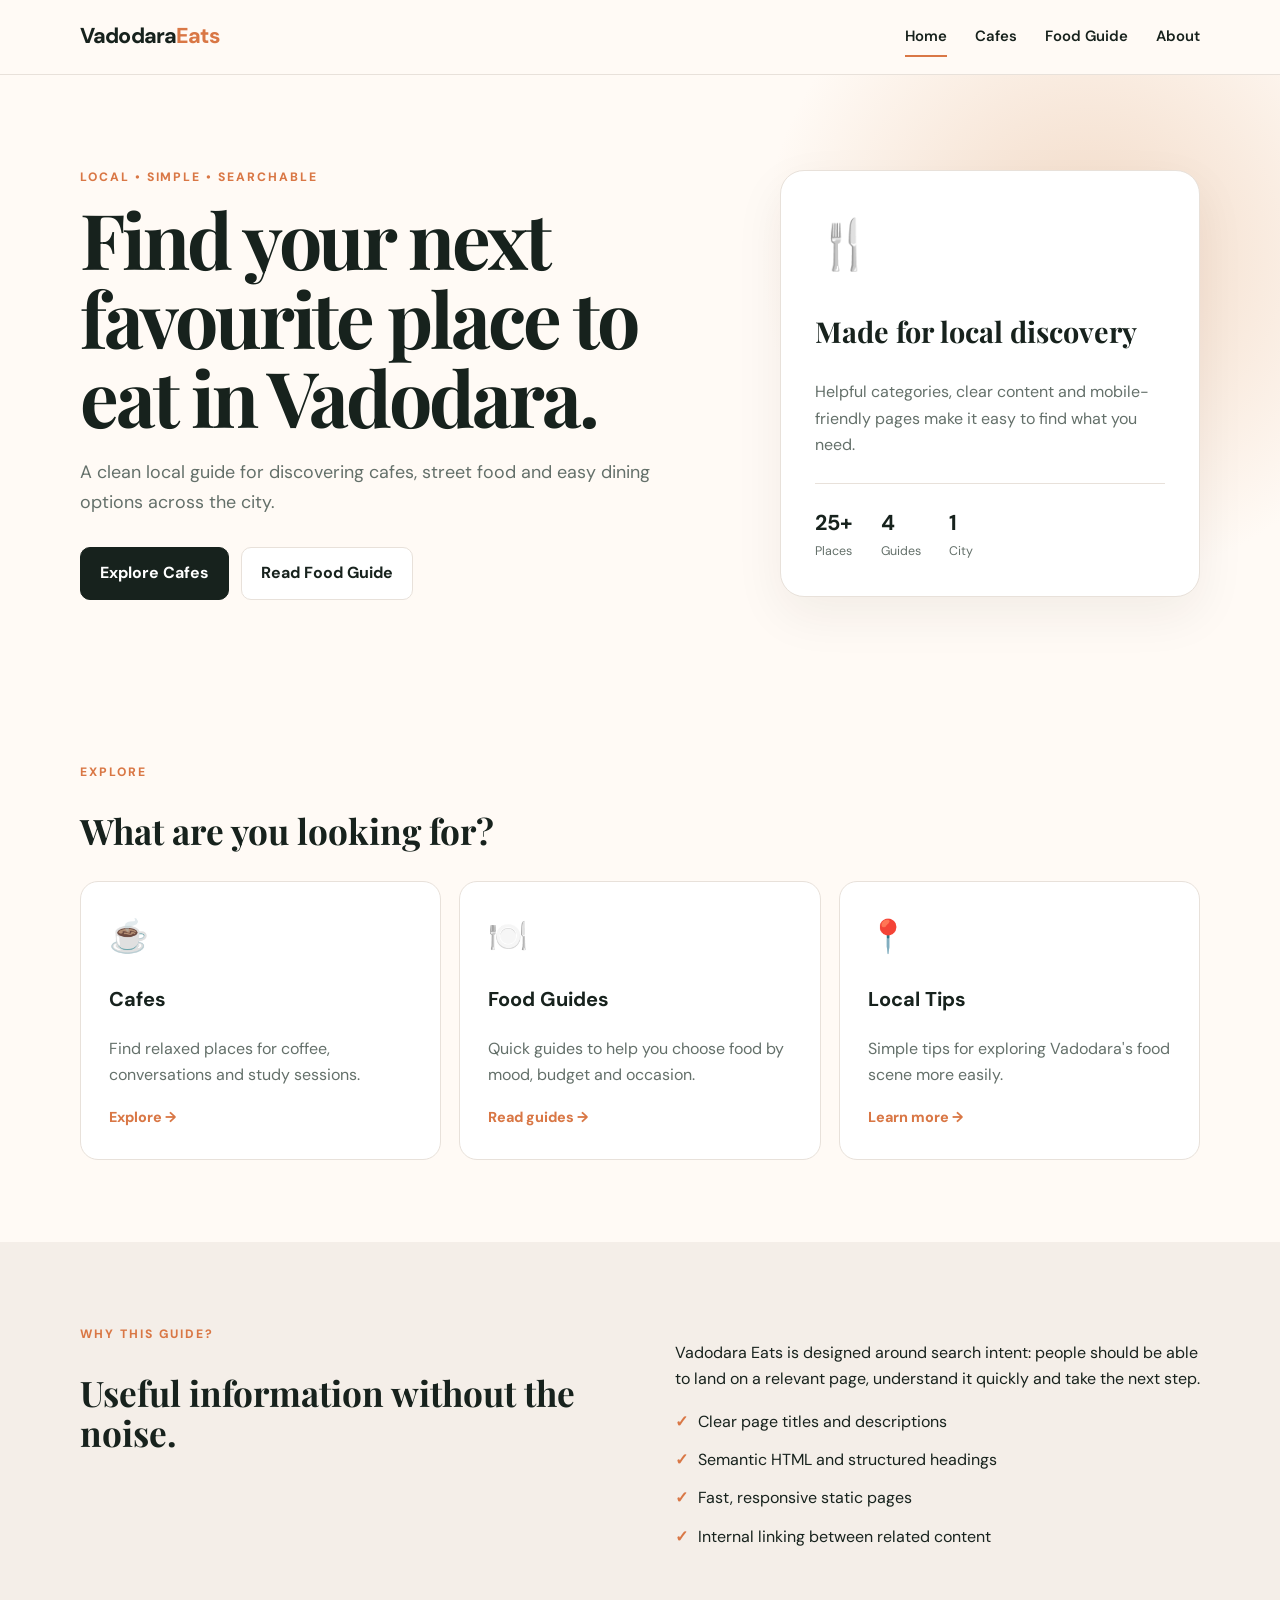
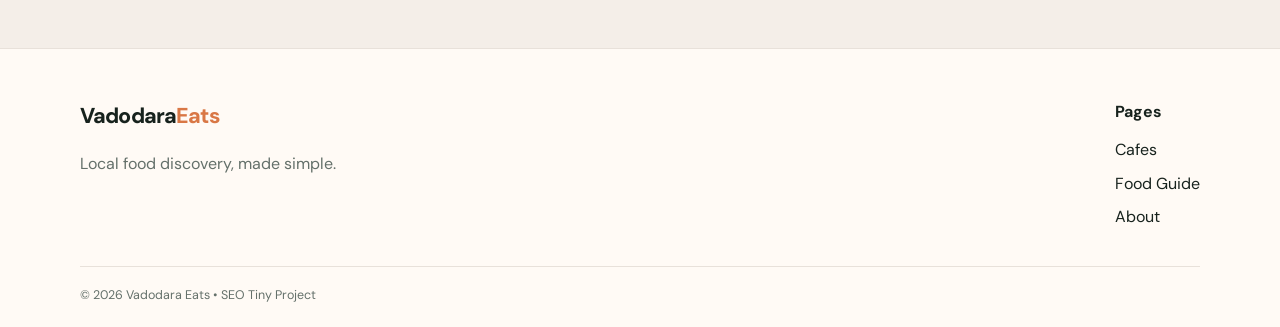
<file: index.html>
<!DOCTYPE html>
<html lang="en">
<head>
  <meta charset="UTF-8">
  <meta name="viewport" content="width=device-width, initial-scale=1.0">
  <title>Vadodara Eats | Best Cafes, Food & Dining Guide</title>
  <meta name="description" content="Discover the best cafes, street food and dining spots in Vadodara with practical food guides, recommendations and local tips.">
  <meta name="keywords" content="Vadodara cafes, best food in Vadodara, Vadodara food guide, cafes near Vadodara">
  <meta name="author" content="Vadodara Eats">
  <link rel="canonical" href="https://example.com/">
  <meta property="og:title" content="Vadodara Eats | Local Food Guide">
  <meta property="og:description" content="A practical local guide to cafes, street food and dining in Vadodara.">
  <meta property="og:type" content="website">
  <link rel="stylesheet" href="css/style.css">
  <script type="application/ld+json">
  {
    "@context":"https://schema.org",
    "@type":"WebSite",
    "name":"Vadodara Eats",
    "description":"Local food and cafe guide for Vadodara",
    "url":"https://example.com/"
  }
  </script>
</head>
<body>
<header class="site-header">
  <div class="container nav">
    <a class="logo" href="index.html">Vadodara<span>Eats</span></a>
    <nav aria-label="Primary navigation">
      <a class="active" href="index.html">Home</a>
      <a href="cafes.html">Cafes</a>
      <a href="food-guide.html">Food Guide</a>
      <a href="about.html">About</a>
    </nav>
    <button class="menu" aria-label="Open menu">☰</button>
  </div>
</header>

<main>
<section class="hero">
  <div class="container hero-grid">
    <div>
      <p class="eyebrow">LOCAL • SIMPLE • SEARCHABLE</p>
      <h1>Find your next favourite place to eat in Vadodara.</h1>
      <p class="lead">A clean local guide for discovering cafes, street food and easy dining options across the city.</p>
      <div class="actions">
        <a class="btn primary" href="cafes.html">Explore Cafes</a>
        <a class="btn ghost" href="food-guide.html">Read Food Guide</a>
      </div>
    </div>
    <div class="hero-card">
      <div class="hero-icon">🍴</div>
      <h2>Made for local discovery</h2>
      <p>Helpful categories, clear content and mobile-friendly pages make it easy to find what you need.</p>
      <div class="stats"><div><strong>25+</strong><span>Places</span></div><div><strong>4</strong><span>Guides</span></div><div><strong>1</strong><span>City</span></div></div>
    </div>
  </div>
</section>

<section class="section">
  <div class="container">
    <div class="section-head"><div><p class="eyebrow">EXPLORE</p><h2>What are you looking for?</h2></div></div>
    <div class="cards">
      <a class="card" href="cafes.html"><span class="card-icon">☕</span><h3>Cafes</h3><p>Find relaxed places for coffee, conversations and study sessions.</p><span class="arrow">Explore →</span></a>
      <a class="card" href="food-guide.html"><span class="card-icon">🍽️</span><h3>Food Guides</h3><p>Quick guides to help you choose food by mood, budget and occasion.</p><span class="arrow">Read guides →</span></a>
      <a class="card" href="about.html"><span class="card-icon">📍</span><h3>Local Tips</h3><p>Simple tips for exploring Vadodara's food scene more easily.</p><span class="arrow">Learn more →</span></a>
    </div>
  </div>
</section>

<section class="section soft">
  <div class="container split">
    <div><p class="eyebrow">WHY THIS GUIDE?</p><h2>Useful information without the noise.</h2></div>
    <div><p>Vadodara Eats is designed around search intent: people should be able to land on a relevant page, understand it quickly and take the next step.</p><ul class="checks"><li>Clear page titles and descriptions</li><li>Semantic HTML and structured headings</li><li>Fast, responsive static pages</li><li>Internal linking between related content</li></ul></div>
  </div>
</section>
</main>

<footer><div class="container footer-grid"><div><a class="logo" href="index.html">Vadodara<span>Eats</span></a><p>Local food discovery, made simple.</p></div><div><strong>Pages</strong><a href="cafes.html">Cafes</a><a href="food-guide.html">Food Guide</a><a href="about.html">About</a></div></div><div class="container copyright">© 2026 Vadodara Eats • SEO Tiny Project</div></footer>
<script src="js/script.js"></script>
</body>
</html>
</file>
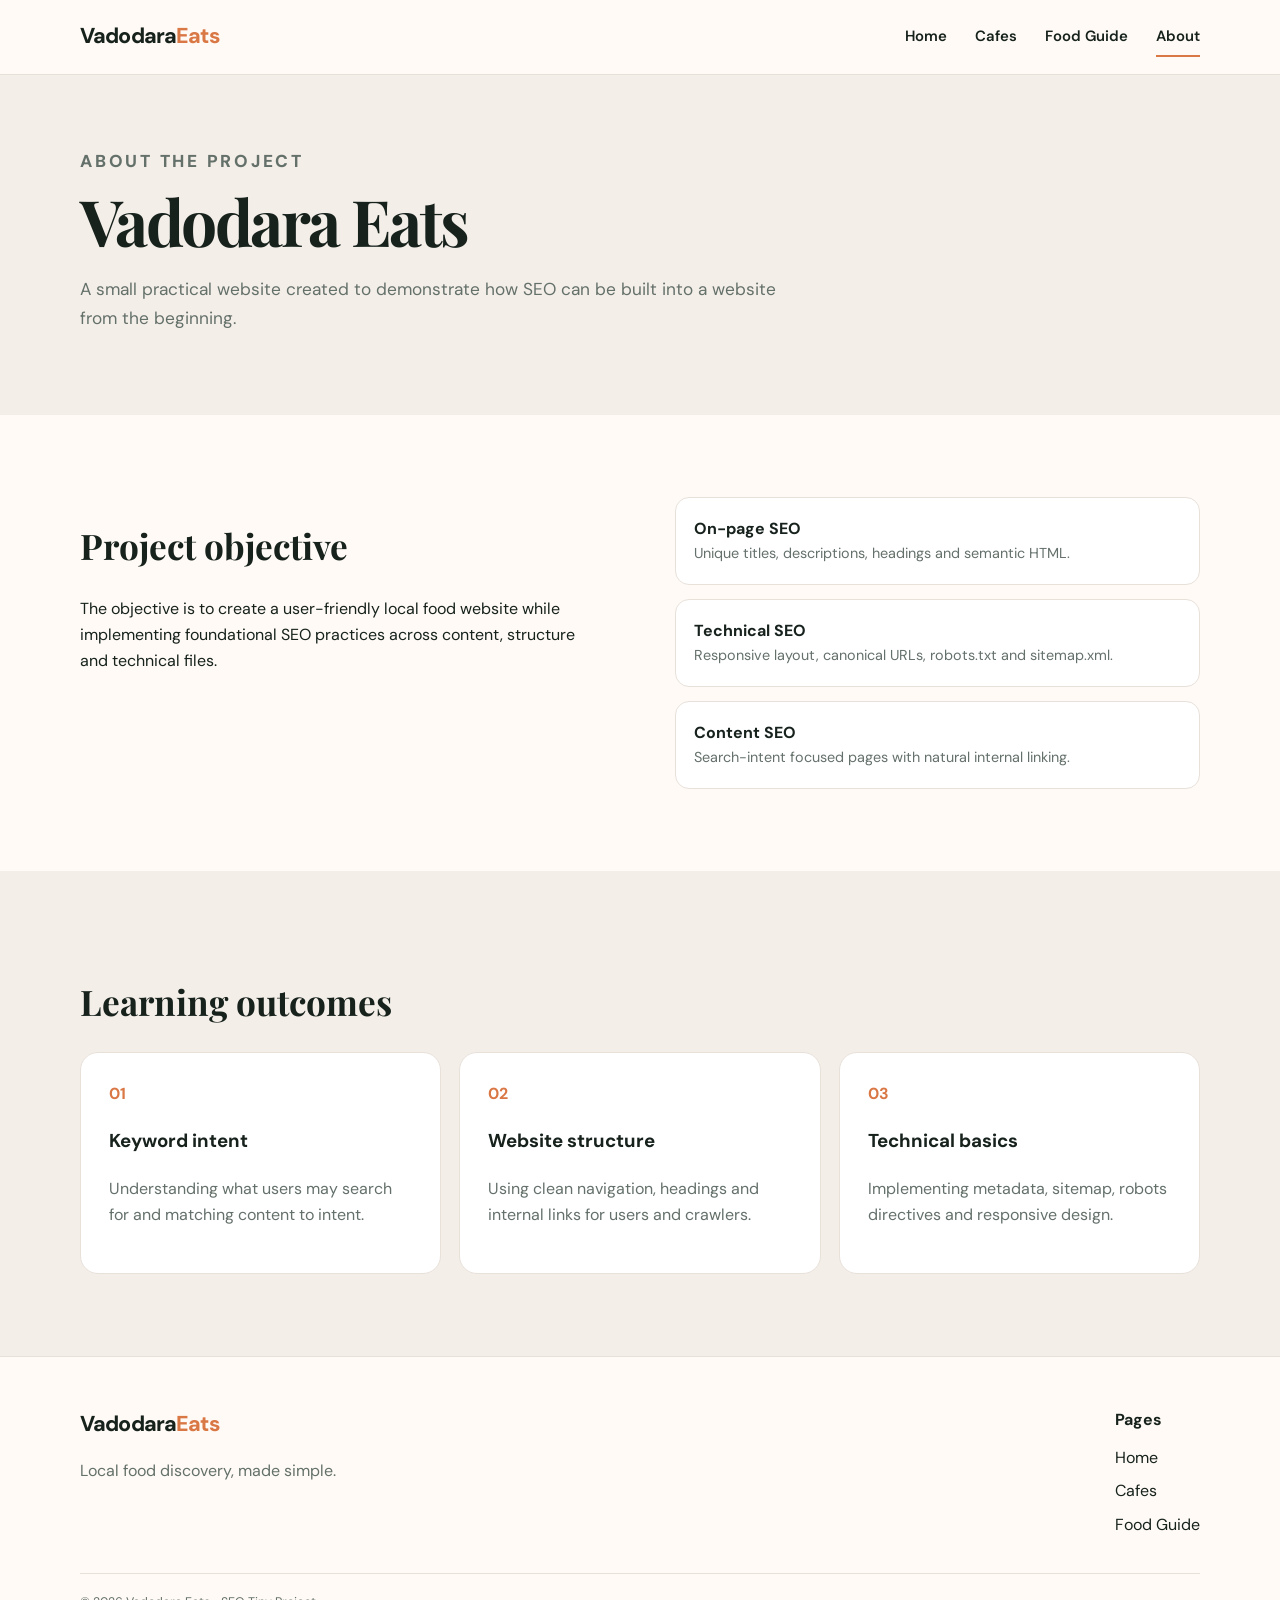
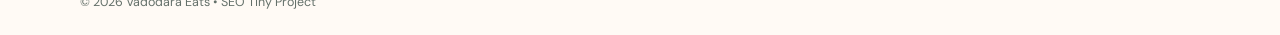
<file: about.html>
<!DOCTYPE html>
<html lang="en">
<head>
<meta charset="UTF-8"><meta name="viewport" content="width=device-width, initial-scale=1.0">
<title>About Vadodara Eats | SEO Tiny Project</title>
<meta name="description" content="Learn about Vadodara Eats, a student SEO tiny project built to demonstrate practical on-page and technical SEO implementation.">
<link rel="canonical" href="https://example.com/about.html"><link rel="stylesheet" href="css/style.css">
</head>
<body>
<header class="site-header"><div class="container nav"><a class="logo" href="index.html">Vadodara<span>Eats</span></a><nav><a href="index.html">Home</a><a href="cafes.html">Cafes</a><a href="food-guide.html">Food Guide</a><a class="active" href="about.html">About</a></nav><button class="menu">☰</button></div></header>
<main><section class="page-hero"><div class="container"><p class="eyebrow">ABOUT THE PROJECT</p><h1>Vadodara Eats</h1><p>A small practical website created to demonstrate how SEO can be built into a website from the beginning.</p></div></section>
<section class="section"><div class="container split"><div><h2>Project objective</h2><p>The objective is to create a user-friendly local food website while implementing foundational SEO practices across content, structure and technical files.</p></div><div class="feature-list"><div><strong>On-page SEO</strong><span>Unique titles, descriptions, headings and semantic HTML.</span></div><div><strong>Technical SEO</strong><span>Responsive layout, canonical URLs, robots.txt and sitemap.xml.</span></div><div><strong>Content SEO</strong><span>Search-intent focused pages with natural internal linking.</span></div></div></div></section>
<section class="section soft"><div class="container"><h2>Learning outcomes</h2><div class="cards three"><div class="mini"><strong>01</strong><h3>Keyword intent</h3><p>Understanding what users may search for and matching content to intent.</p></div><div class="mini"><strong>02</strong><h3>Website structure</h3><p>Using clean navigation, headings and internal links for users and crawlers.</p></div><div class="mini"><strong>03</strong><h3>Technical basics</h3><p>Implementing metadata, sitemap, robots directives and responsive design.</p></div></div></div></section></main>
<footer><div class="container footer-grid"><div><a class="logo" href="index.html">Vadodara<span>Eats</span></a><p>Local food discovery, made simple.</p></div><div><strong>Pages</strong><a href="index.html">Home</a><a href="cafes.html">Cafes</a><a href="food-guide.html">Food Guide</a></div></div><div class="container copyright">© 2026 Vadodara Eats • SEO Tiny Project</div></footer>
<script src="js/script.js"></script></body></html>
</file>
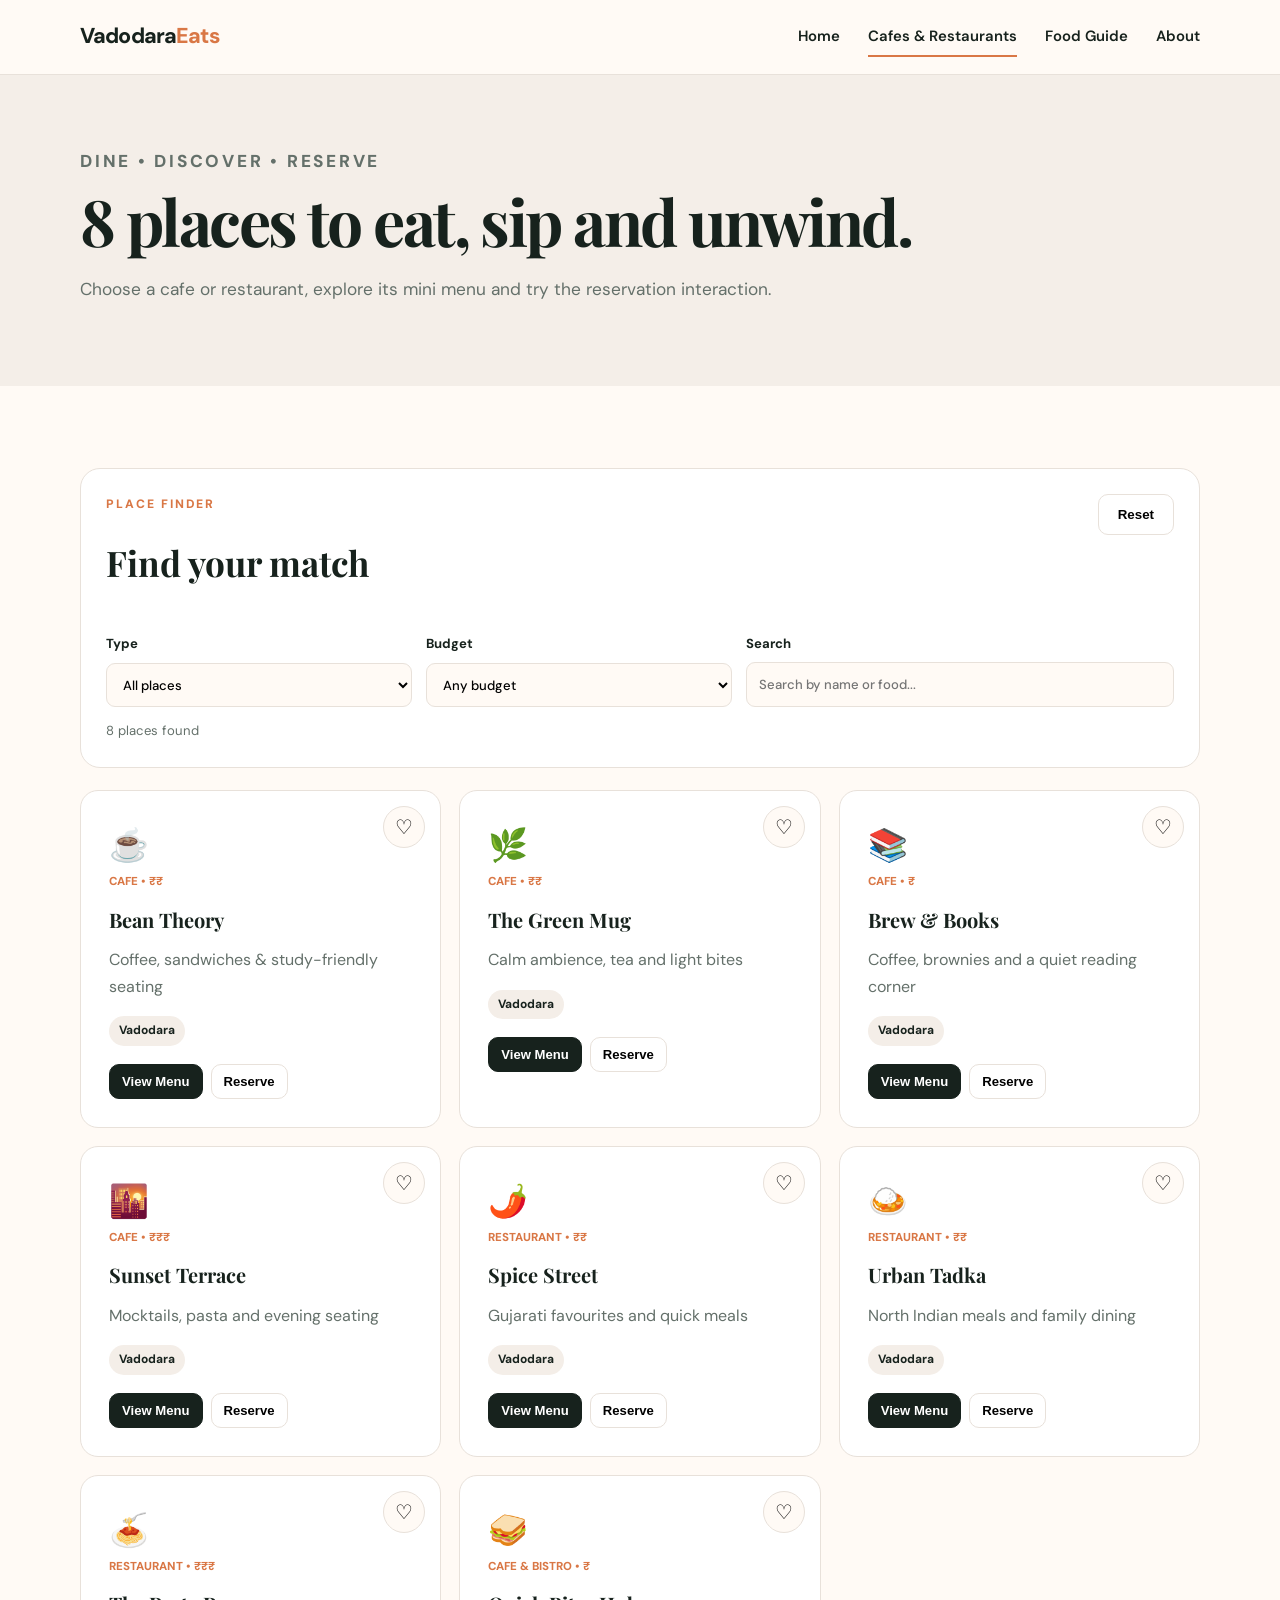
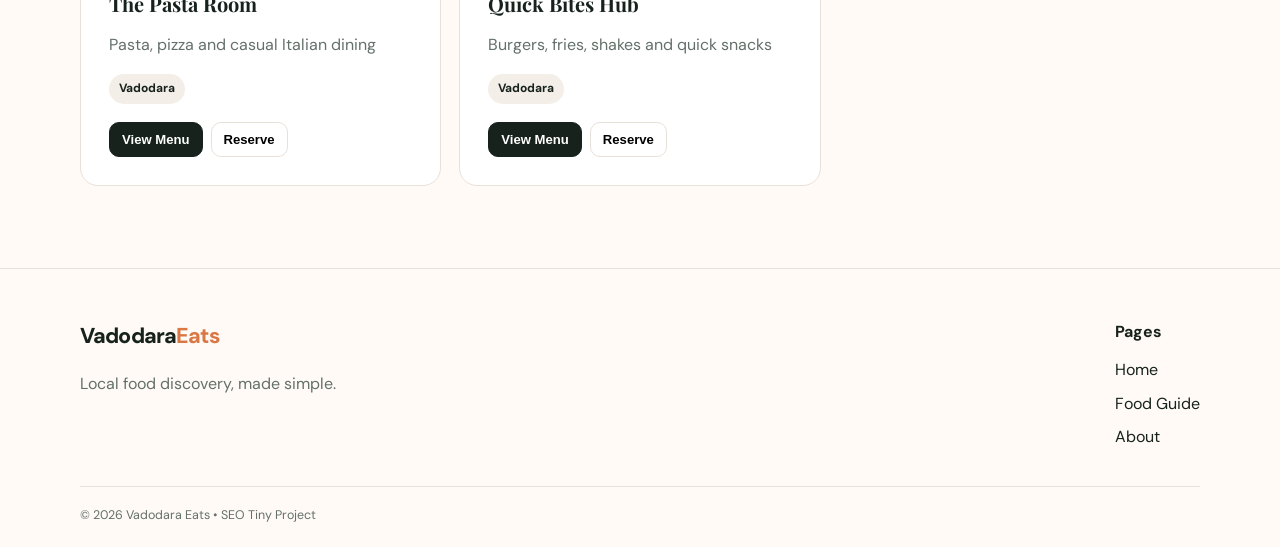
<file: cafes.html>
<!DOCTYPE html><html lang="en"><head><meta charset="UTF-8"><meta name="viewport" content="width=device-width,initial-scale=1.0"><title>8 Cafes & Restaurants in Vadodara | Vadodara Eats</title><meta name="description" content="Explore 8 cafe and restaurant options in Vadodara. View menus, save favourites and make a sample reservation."><link rel="canonical" href="https://example.com/cafes.html"><link rel="stylesheet" href="css/style.css"></head><body>
<header class="site-header"><div class="container nav"><a class="logo" href="index.html">Vadodara<span>Eats</span></a><nav><a href="index.html">Home</a><a class="active" href="cafes.html">Cafes & Restaurants</a><a href="food-guide.html">Food Guide</a><a href="about.html">About</a></nav><button class="menu" type="button">☰</button></div></header>
<main><section class="page-hero"><div class="container"><p class="eyebrow">DINE • DISCOVER • RESERVE</p><h1>8 places to eat, sip and unwind.</h1><p>Choose a cafe or restaurant, explore its mini menu and try the reservation interaction.</p></div></section>
<section class="section"><div class="container"><div class="finder"><div class="finder-top"><div><p class="eyebrow">PLACE FINDER</p><h2>Find your match</h2></div><button id="resetFilters" class="btn ghost" type="button">Reset</button></div><div class="filters"><label>Type<select id="typeFilter"><option value="all">All places</option><option>Cafe</option><option>Restaurant</option><option>Cafe & Bistro</option></select></label><label>Budget<select id="budget"><option value="all">Any budget</option><option value="1">₹</option><option value="2">₹₹</option><option value="3">₹₹₹</option></select></label><label>Search<input id="cafeSearch" type="search" placeholder="Search by name or food..."></label></div><p id="resultCount" class="result-count"></p></div><div class="cards three" id="cafeGrid"><article class="place cafe-card" data-budget="2" data-type="Cafe" data-name="bean theory coffee, sandwiches & study-friendly seating"><button class="heart" type="button">♡</button><span class="place-icon">☕</span><div class="place-type">Cafe • ₹₹</div><h2>Bean Theory</h2><p>Coffee, sandwiches & study-friendly seating</p><div class="tag">Vadodara</div><div class="card-actions"><button type="button" class="btn primary view-menu" data-cafe="Bean Theory">View Menu</button><button type="button" class="btn ghost reserve" data-cafe="Bean Theory">Reserve</button></div><div class="hidden-menu" data-menu="Bean Theory"><div class="menu-item"><div><strong>Cappuccino</strong><span>₹140</span></div><button type="button" class="add-item" data-name="Cappuccino" data-price="140">Add</button></div><div class="menu-item"><div><strong>Cold Coffee</strong><span>₹160</span></div><button type="button" class="add-item" data-name="Cold Coffee" data-price="160">Add</button></div><div class="menu-item"><div><strong>Grilled Sandwich</strong><span>₹190</span></div><button type="button" class="add-item" data-name="Grilled Sandwich" data-price="190">Add</button></div><div class="menu-item"><div><strong>Brownie</strong><span>₹120</span></div><button type="button" class="add-item" data-name="Brownie" data-price="120">Add</button></div></div></article><article class="place cafe-card" data-budget="2" data-type="Cafe" data-name="the green mug calm ambience, tea and light bites"><button class="heart" type="button">♡</button><span class="place-icon">🌿</span><div class="place-type">Cafe • ₹₹</div><h2>The Green Mug</h2><p>Calm ambience, tea and light bites</p><div class="tag">Vadodara</div><div class="card-actions"><button type="button" class="btn primary view-menu" data-cafe="The Green Mug">View Menu</button><button type="button" class="btn ghost reserve" data-cafe="The Green Mug">Reserve</button></div><div class="hidden-menu" data-menu="The Green Mug"><div class="menu-item"><div><strong>Masala Tea</strong><span>₹80</span></div><button type="button" class="add-item" data-name="Masala Tea" data-price="80">Add</button></div><div class="menu-item"><div><strong>Iced Tea</strong><span>₹120</span></div><button type="button" class="add-item" data-name="Iced Tea" data-price="120">Add</button></div><div class="menu-item"><div><strong>Veg Wrap</strong><span>₹160</span></div><button type="button" class="add-item" data-name="Veg Wrap" data-price="160">Add</button></div><div class="menu-item"><div><strong>Cheese Toast</strong><span>₹130</span></div><button type="button" class="add-item" data-name="Cheese Toast" data-price="130">Add</button></div></div></article><article class="place cafe-card" data-budget="1" data-type="Cafe" data-name="brew & books coffee, brownies and a quiet reading corner"><button class="heart" type="button">♡</button><span class="place-icon">📚</span><div class="place-type">Cafe • ₹</div><h2>Brew & Books</h2><p>Coffee, brownies and a quiet reading corner</p><div class="tag">Vadodara</div><div class="card-actions"><button type="button" class="btn primary view-menu" data-cafe="Brew & Books">View Menu</button><button type="button" class="btn ghost reserve" data-cafe="Brew & Books">Reserve</button></div><div class="hidden-menu" data-menu="Brew & Books"><div class="menu-item"><div><strong>Americano</strong><span>₹110</span></div><button type="button" class="add-item" data-name="Americano" data-price="110">Add</button></div><div class="menu-item"><div><strong>Hot Chocolate</strong><span>₹150</span></div><button type="button" class="add-item" data-name="Hot Chocolate" data-price="150">Add</button></div><div class="menu-item"><div><strong>Brownie</strong><span>₹100</span></div><button type="button" class="add-item" data-name="Brownie" data-price="100">Add</button></div><div class="menu-item"><div><strong>Paneer Sandwich</strong><span>₹170</span></div><button type="button" class="add-item" data-name="Paneer Sandwich" data-price="170">Add</button></div></div></article><article class="place cafe-card" data-budget="3" data-type="Cafe" data-name="sunset terrace mocktails, pasta and evening seating"><button class="heart" type="button">♡</button><span class="place-icon">🌇</span><div class="place-type">Cafe • ₹₹₹</div><h2>Sunset Terrace</h2><p>Mocktails, pasta and evening seating</p><div class="tag">Vadodara</div><div class="card-actions"><button type="button" class="btn primary view-menu" data-cafe="Sunset Terrace">View Menu</button><button type="button" class="btn ghost reserve" data-cafe="Sunset Terrace">Reserve</button></div><div class="hidden-menu" data-menu="Sunset Terrace"><div class="menu-item"><div><strong>Virgin Mojito</strong><span>₹180</span></div><button type="button" class="add-item" data-name="Virgin Mojito" data-price="180">Add</button></div><div class="menu-item"><div><strong>Pasta Arrabbiata</strong><span>₹260</span></div><button type="button" class="add-item" data-name="Pasta Arrabbiata" data-price="260">Add</button></div><div class="menu-item"><div><strong>Margherita Pizza</strong><span>₹280</span></div><button type="button" class="add-item" data-name="Margherita Pizza" data-price="280">Add</button></div><div class="menu-item"><div><strong>Chocolate Mousse</strong><span>₹170</span></div><button type="button" class="add-item" data-name="Chocolate Mousse" data-price="170">Add</button></div></div></article><article class="place cafe-card" data-budget="2" data-type="Restaurant" data-name="spice street gujarati favourites and quick meals"><button class="heart" type="button">♡</button><span class="place-icon">🌶️</span><div class="place-type">Restaurant • ₹₹</div><h2>Spice Street</h2><p>Gujarati favourites and quick meals</p><div class="tag">Vadodara</div><div class="card-actions"><button type="button" class="btn primary view-menu" data-cafe="Spice Street">View Menu</button><button type="button" class="btn ghost reserve" data-cafe="Spice Street">Reserve</button></div><div class="hidden-menu" data-menu="Spice Street"><div class="menu-item"><div><strong>Gujarati Thali</strong><span>₹240</span></div><button type="button" class="add-item" data-name="Gujarati Thali" data-price="240">Add</button></div><div class="menu-item"><div><strong>Dhokla Plate</strong><span>₹110</span></div><button type="button" class="add-item" data-name="Dhokla Plate" data-price="110">Add</button></div><div class="menu-item"><div><strong>Paneer Tikka</strong><span>₹220</span></div><button type="button" class="add-item" data-name="Paneer Tikka" data-price="220">Add</button></div><div class="menu-item"><div><strong>Masala Chaas</strong><span>₹70</span></div><button type="button" class="add-item" data-name="Masala Chaas" data-price="70">Add</button></div></div></article><article class="place cafe-card" data-budget="2" data-type="Restaurant" data-name="urban tadka north indian meals and family dining"><button class="heart" type="button">♡</button><span class="place-icon">🍛</span><div class="place-type">Restaurant • ₹₹</div><h2>Urban Tadka</h2><p>North Indian meals and family dining</p><div class="tag">Vadodara</div><div class="card-actions"><button type="button" class="btn primary view-menu" data-cafe="Urban Tadka">View Menu</button><button type="button" class="btn ghost reserve" data-cafe="Urban Tadka">Reserve</button></div><div class="hidden-menu" data-menu="Urban Tadka"><div class="menu-item"><div><strong>Dal Tadka</strong><span>₹180</span></div><button type="button" class="add-item" data-name="Dal Tadka" data-price="180">Add</button></div><div class="menu-item"><div><strong>Butter Paneer</strong><span>₹240</span></div><button type="button" class="add-item" data-name="Butter Paneer" data-price="240">Add</button></div><div class="menu-item"><div><strong>Tandoori Roti</strong><span>₹35</span></div><button type="button" class="add-item" data-name="Tandoori Roti" data-price="35">Add</button></div><div class="menu-item"><div><strong>Veg Biryani</strong><span>₹220</span></div><button type="button" class="add-item" data-name="Veg Biryani" data-price="220">Add</button></div></div></article><article class="place cafe-card" data-budget="3" data-type="Restaurant" data-name="the pasta room pasta, pizza and casual italian dining"><button class="heart" type="button">♡</button><span class="place-icon">🍝</span><div class="place-type">Restaurant • ₹₹₹</div><h2>The Pasta Room</h2><p>Pasta, pizza and casual Italian dining</p><div class="tag">Vadodara</div><div class="card-actions"><button type="button" class="btn primary view-menu" data-cafe="The Pasta Room">View Menu</button><button type="button" class="btn ghost reserve" data-cafe="The Pasta Room">Reserve</button></div><div class="hidden-menu" data-menu="The Pasta Room"><div class="menu-item"><div><strong>Penne Alfredo</strong><span>₹290</span></div><button type="button" class="add-item" data-name="Penne Alfredo" data-price="290">Add</button></div><div class="menu-item"><div><strong>Arrabbiata Pasta</strong><span>₹270</span></div><button type="button" class="add-item" data-name="Arrabbiata Pasta" data-price="270">Add</button></div><div class="menu-item"><div><strong>Farmhouse Pizza</strong><span>₹320</span></div><button type="button" class="add-item" data-name="Farmhouse Pizza" data-price="320">Add</button></div><div class="menu-item"><div><strong>Tiramisu</strong><span>₹190</span></div><button type="button" class="add-item" data-name="Tiramisu" data-price="190">Add</button></div></div></article><article class="place cafe-card" data-budget="1" data-type="Cafe & Bistro" data-name="quick bites hub burgers, fries, shakes and quick snacks"><button class="heart" type="button">♡</button><span class="place-icon">🥪</span><div class="place-type">Cafe & Bistro • ₹</div><h2>Quick Bites Hub</h2><p>Burgers, fries, shakes and quick snacks</p><div class="tag">Vadodara</div><div class="card-actions"><button type="button" class="btn primary view-menu" data-cafe="Quick Bites Hub">View Menu</button><button type="button" class="btn ghost reserve" data-cafe="Quick Bites Hub">Reserve</button></div><div class="hidden-menu" data-menu="Quick Bites Hub"><div class="menu-item"><div><strong>Classic Burger</strong><span>₹170</span></div><button type="button" class="add-item" data-name="Classic Burger" data-price="170">Add</button></div><div class="menu-item"><div><strong>Peri Peri Fries</strong><span>₹130</span></div><button type="button" class="add-item" data-name="Peri Peri Fries" data-price="130">Add</button></div><div class="menu-item"><div><strong>Cold Coffee</strong><span>₹140</span></div><button type="button" class="add-item" data-name="Cold Coffee" data-price="140">Add</button></div><div class="menu-item"><div><strong>Veg Cheese Toast</strong><span>₹150</span></div><button type="button" class="add-item" data-name="Veg Cheese Toast" data-price="150">Add</button></div></div></article></div><p id="noResults" class="no-results" hidden>No places match these filters.</p></div></section></main>
<div id="modal" class="modal" hidden><div class="modal-box" role="dialog" aria-modal="true"><button id="closeModal" class="modal-close" type="button">×</button><div id="modalContent"></div></div></div><div id="toast" class="toast"></div>
<footer><div class="container footer-grid"><div><a class="logo" href="index.html">Vadodara<span>Eats</span></a><p>Local food discovery, made simple.</p></div><div><strong>Pages</strong><a href="index.html">Home</a><a href="food-guide.html">Food Guide</a><a href="about.html">About</a></div></div><div class="container copyright">© 2026 Vadodara Eats • SEO Tiny Project</div></footer><script src="js/script.js"></script></body></html>
</file>
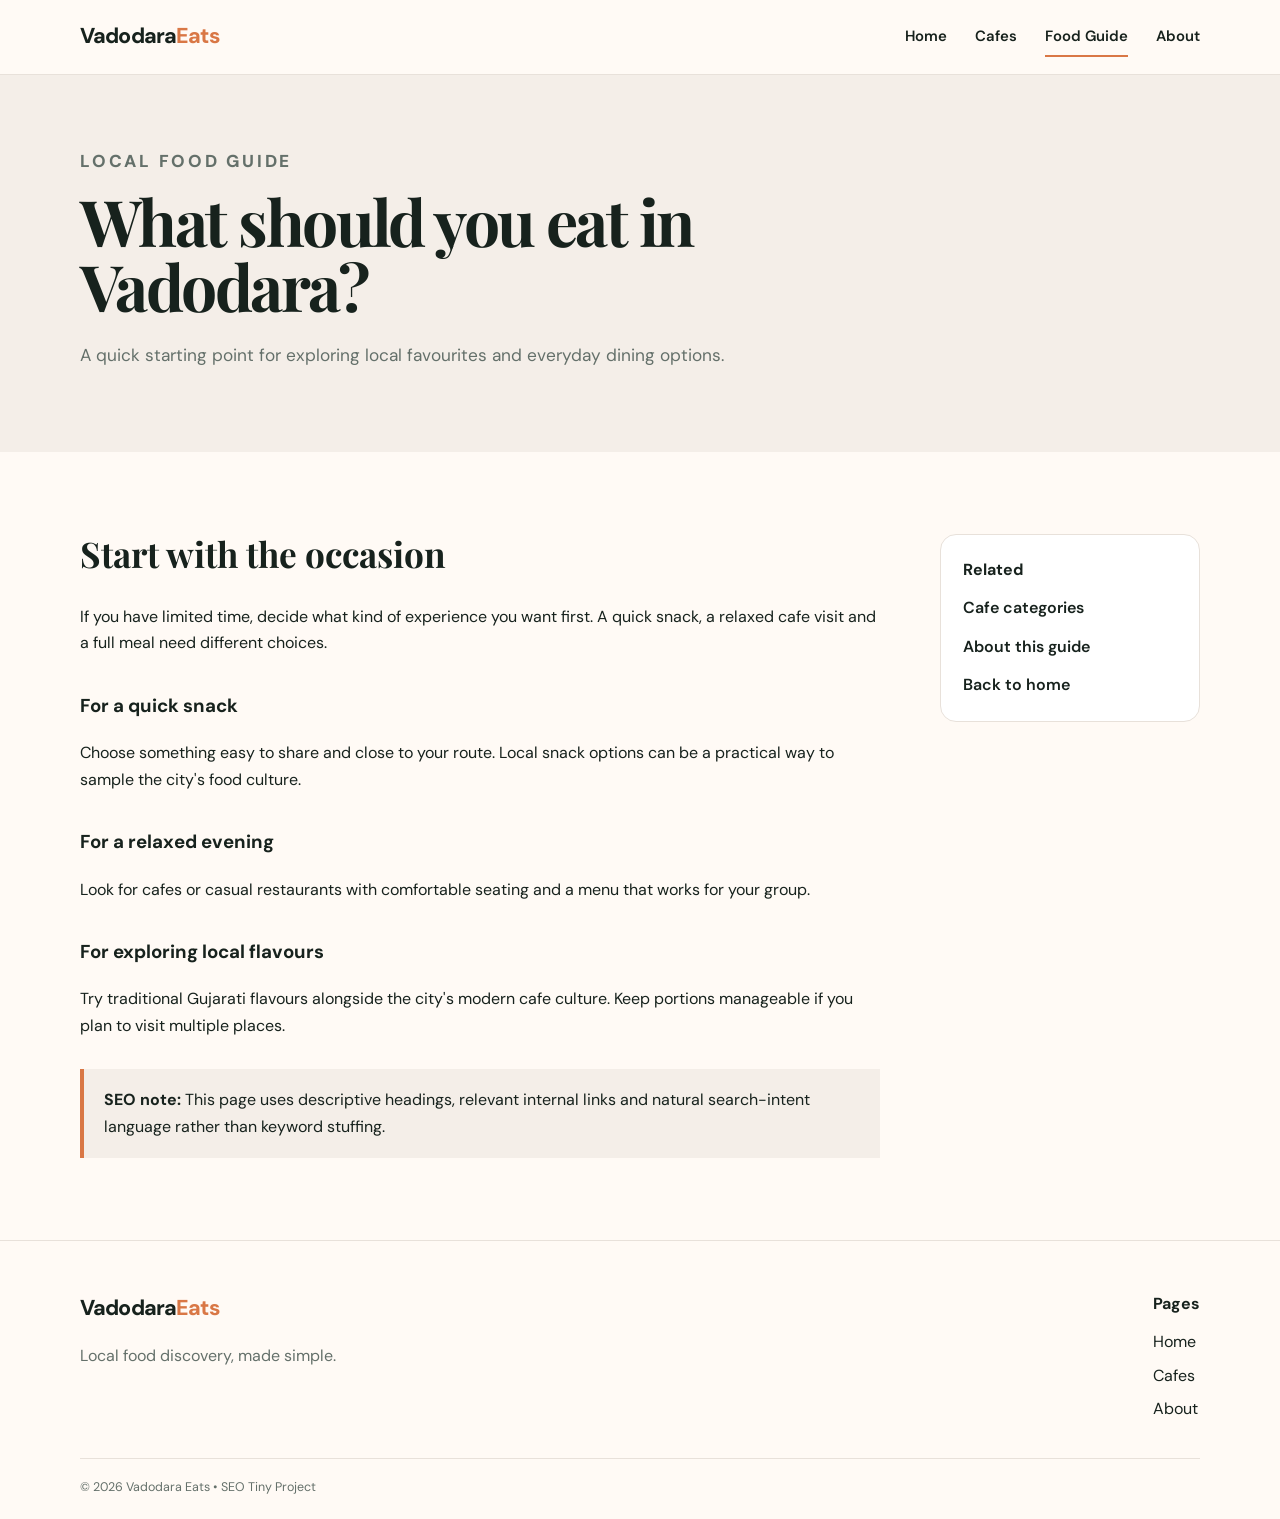
<file: food-guide.html>
<!DOCTYPE html>
<html lang="en">
<head>
<meta charset="UTF-8"><meta name="viewport" content="width=device-width, initial-scale=1.0">
<title>Vadodara Food Guide | What to Eat & Where to Start</title>
<meta name="description" content="A simple Vadodara food guide covering snacks, cafes, quick meals and ways to choose food by occasion and budget.">
<link rel="canonical" href="https://example.com/food-guide.html"><link rel="stylesheet" href="css/style.css">
</head>
<body>
<header class="site-header"><div class="container nav"><a class="logo" href="index.html">Vadodara<span>Eats</span></a><nav><a href="index.html">Home</a><a href="cafes.html">Cafes</a><a class="active" href="food-guide.html">Food Guide</a><a href="about.html">About</a></nav><button class="menu">☰</button></div></header>
<main><section class="page-hero"><div class="container"><p class="eyebrow">LOCAL FOOD GUIDE</p><h1>What should you eat in Vadodara?</h1><p>A quick starting point for exploring local favourites and everyday dining options.</p></div></section>
<section class="section"><div class="container article"><article><h2>Start with the occasion</h2><p>If you have limited time, decide what kind of experience you want first. A quick snack, a relaxed cafe visit and a full meal need different choices.</p>
<h3>For a quick snack</h3><p>Choose something easy to share and close to your route. Local snack options can be a practical way to sample the city's food culture.</p>
<h3>For a relaxed evening</h3><p>Look for cafes or casual restaurants with comfortable seating and a menu that works for your group.</p>
<h3>For exploring local flavours</h3><p>Try traditional Gujarati flavours alongside the city's modern cafe culture. Keep portions manageable if you plan to visit multiple places.</p>
<div class="callout"><strong>SEO note:</strong> This page uses descriptive headings, relevant internal links and natural search-intent language rather than keyword stuffing.</div>
</article><aside><div class="side-card"><strong>Related</strong><a href="cafes.html">Cafe categories</a><a href="about.html">About this guide</a><a href="index.html">Back to home</a></div></aside></div></section></main>
<footer><div class="container footer-grid"><div><a class="logo" href="index.html">Vadodara<span>Eats</span></a><p>Local food discovery, made simple.</p></div><div><strong>Pages</strong><a href="index.html">Home</a><a href="cafes.html">Cafes</a><a href="about.html">About</a></div></div><div class="container copyright">© 2026 Vadodara Eats • SEO Tiny Project</div></footer>
<script src="js/script.js"></script></body></html>
</file>
<file: css/style.css>
@import url('https://fonts.googleapis.com/css2?family=DM+Sans:wght@400;500;600;700&family=Playfair+Display:wght@600;700&display=swap');
:root{--ink:#17221d;--muted:#64706a;--accent:#d97745;--cream:#fffaf5;--line:#e8e1da;--soft:#f4eee8}
*{box-sizing:border-box}html{scroll-behavior:smooth}body{margin:0;color:var(--ink);background:var(--cream);font-family:"DM Sans",sans-serif;line-height:1.65}a{color:inherit;text-decoration:none}.container{width:min(1120px,92%);margin:auto}.site-header{position:sticky;top:0;background:rgba(255,250,245,.94);backdrop-filter:blur(12px);border-bottom:1px solid var(--line);z-index:10}.nav{height:74px;display:flex;align-items:center;justify-content:space-between}.logo{font-size:1.35rem;font-weight:800;letter-spacing:-.04em}.logo span{color:var(--accent)}nav{display:flex;gap:28px;font-size:.93rem;font-weight:600}nav a{padding:7px 0;border-bottom:2px solid transparent}nav a.active,nav a:hover{border-color:var(--accent)}.menu{display:none;border:0;background:none;font-size:1.4rem}.hero{padding:92px 0 80px;background:radial-gradient(circle at 85% 30%,#f2d9c5 0,transparent 28%),var(--cream)}.hero-grid{display:grid;grid-template-columns:1.2fr .8fr;gap:70px;align-items:center}.eyebrow{font-size:.76rem;font-weight:800;letter-spacing:.16em;color:var(--accent);margin:0 0 12px}.hero h1,.page-hero h1{font-family:"Playfair Display",serif;font-size:clamp(2.6rem,6vw,5rem);line-height:1.03;letter-spacing:-.04em;margin:0 0 22px}.lead{font-size:1.12rem;color:var(--muted);max-width:620px}.actions{display:flex;gap:12px;margin-top:30px}.btn{display:inline-block;padding:12px 19px;border-radius:10px;font-weight:700;border:1px solid var(--line)}.btn.primary{background:var(--ink);color:white;border-color:var(--ink)}.btn.ghost{background:white}.hero-card{padding:34px;border:1px solid var(--line);border-radius:24px;background:white;box-shadow:0 18px 50px #36241610}.hero-icon{font-size:3rem}.hero-card h2{font-family:"Playfair Display",serif;font-size:1.8rem}.hero-card p{color:var(--muted)}.stats{display:flex;gap:28px;border-top:1px solid var(--line);padding-top:22px;margin-top:24px}.stats div{display:grid}.stats strong{font-size:1.35rem}.stats span{font-size:.78rem;color:var(--muted)}.section{padding:82px 0}.soft{background:var(--soft)}.section h2{font-family:"Playfair Display",serif;font-size:2.2rem;line-height:1.15}.cards{display:grid;grid-template-columns:repeat(3,1fr);gap:18px}.card,.place,.mini{background:white;border:1px solid var(--line);border-radius:18px;padding:28px;transition:.2s}.card:hover{transform:translateY(-4px);box-shadow:0 14px 35px #3624160e}.card-icon{font-size:2rem}.card h3{font-size:1.25rem}.card p,.place p,.mini p{color:var(--muted)}.arrow{font-weight:800;font-size:.9rem;color:var(--accent)}.split{display:grid;grid-template-columns:1fr 1fr;gap:70px;align-items:start}.checks{padding:0;list-style:none}.checks li{margin:12px 0}.checks li:before{content:"✓";font-weight:800;margin-right:10px;color:var(--accent)}.page-hero{padding:72px 0 65px;background:var(--soft)}.page-hero h1{font-size:clamp(2.4rem,5vw,4rem);max-width:850px}.page-hero p{max-width:700px;color:var(--muted);font-size:1.08rem}.three{grid-template-columns:repeat(3,1fr)}.place span{font-size:2rem}.place h2{font-size:1.25rem}.tag{display:inline-block;padding:5px 10px;border-radius:20px;background:var(--soft);font-size:.75rem;font-weight:700}.narrow{max-width:800px}.article{display:grid;grid-template-columns:1fr 260px;gap:60px}.article h2{margin-top:0}.article h3{margin-top:34px}.callout{padding:18px 20px;background:var(--soft);border-left:4px solid var(--accent);margin-top:30px}.side-card{border:1px solid var(--line);background:white;border-radius:16px;padding:22px;display:grid;gap:12px}.side-card a{font-weight:600}.feature-list{display:grid;gap:14px}.feature-list div{padding:18px;background:white;border:1px solid var(--line);border-radius:14px;display:grid}.feature-list span{color:var(--muted);font-size:.9rem}.mini strong{color:var(--accent)}footer{padding:50px 0 22px;border-top:1px solid var(--line)}.footer-grid{display:grid;grid-template-columns:1fr 1fr;gap:40px}.footer-grid p{color:var(--muted)}.footer-grid div:last-child{display:grid;gap:7px;align-content:start;justify-self:end}.footer-grid strong{margin-bottom:5px}.copyright{border-top:1px solid var(--line);margin-top:35px;padding-top:18px;font-size:.78rem;color:var(--muted)}
@media(max-width:760px){nav{display:none}.menu{display:block}.hero{padding:65px 0}.hero-grid,.split,.article{grid-template-columns:1fr;gap:35px}.cards,.three{grid-template-columns:1fr}.hero h1{font-size:3rem}.footer-grid{grid-template-columns:1fr}.footer-grid div:last-child{justify-self:start}.section{padding:60px 0}}
.finder{background:white;border:1px solid var(--line);border-radius:20px;padding:25px;margin-bottom:22px}.finder-top{display:flex;justify-content:space-between;align-items:start;gap:20px}.filters{display:grid;grid-template-columns:1fr 1fr 1.4fr;gap:14px;margin-top:20px}.filters label{display:grid;gap:7px;font-size:.82rem;font-weight:700}.filters select,.filters input{font:inherit;font-weight:500;padding:11px 12px;border:1px solid var(--line);border-radius:9px;background:var(--cream);outline:none}.result-count{font-size:.82rem;color:var(--muted);margin-bottom:0}.cafe-card{position:relative}.heart{position:absolute;right:15px;top:15px;width:42px;height:42px;border-radius:50%;border:1px solid var(--line);background:var(--cream);font-size:1.25rem;cursor:pointer}.heart.saved{background:var(--ink);color:white}.no-results{padding:30px;text-align:center;border:1px dashed var(--line);border-radius:15px;color:var(--muted)}.quick-choice{display:grid;grid-template-columns:1fr 1.3fr;gap:22px;align-items:center;background:white;border:1px solid var(--line);border-radius:20px;padding:30px}.choice-buttons{display:grid;grid-template-columns:1fr 1fr;gap:10px}.choice{border:1px solid var(--line);background:var(--cream);border-radius:12px;padding:14px;font:inherit;font-weight:700;cursor:pointer}.choice:hover,.choice.selected{border-color:var(--accent);background:#f7e8dc}.choice-result{grid-column:1/-1;padding:16px 18px;border-left:4px solid var(--accent);background:var(--soft);border-radius:8px;font-weight:600}@media(max-width:760px){.filters,.quick-choice{grid-template-columns:1fr}.choice-buttons{grid-template-columns:1fr 1fr}}
 
.place-icon{display:block;font-size:2.3rem}.place-type{font-size:.72rem;font-weight:800;color:var(--accent);text-transform:uppercase}.card-actions{display:flex;gap:8px;margin-top:18px;flex-wrap:wrap}.card-actions .btn{font-size:.82rem;padding:9px 12px;cursor:pointer}.hidden-menu{display:none}.modal{position:fixed;inset:0;background:#17221dcc;display:grid;place-items:center;padding:20px;z-index:30}.modal[hidden]{display:none}.modal-box{width:min(560px,100%);max-height:85vh;overflow:auto;background:var(--cream);border-radius:20px;padding:28px;position:relative}.modal-close{position:absolute;right:14px;top:12px;width:42px;height:42px;border:1px solid var(--line);border-radius:50%;background:white;font-size:1.5rem;cursor:pointer}.menu-item{display:flex;justify-content:space-between;align-items:center;padding:13px 0;border-bottom:1px solid var(--line)}.menu-item div{display:flex;flex-direction:column}.menu-item span{color:var(--muted)}.add-item{border:1px solid var(--line);background:white;border-radius:8px;padding:8px 12px;font-weight:700;cursor:pointer}.reservation-form{display:grid;gap:13px;margin-top:18px}.reservation-form label{display:grid;gap:6px;font-size:.82rem;font-weight:700}.reservation-form input,.reservation-form select{padding:11px;border:1px solid var(--line);border-radius:9px;background:white;font:inherit}.toast{position:fixed;right:22px;bottom:22px;background:var(--ink);color:white;padding:13px 17px;border-radius:10px;z-index:50;opacity:0;transform:translateY(12px);transition:.25s}.toast.show{opacity:1;transform:translateY(0)}
</file>
